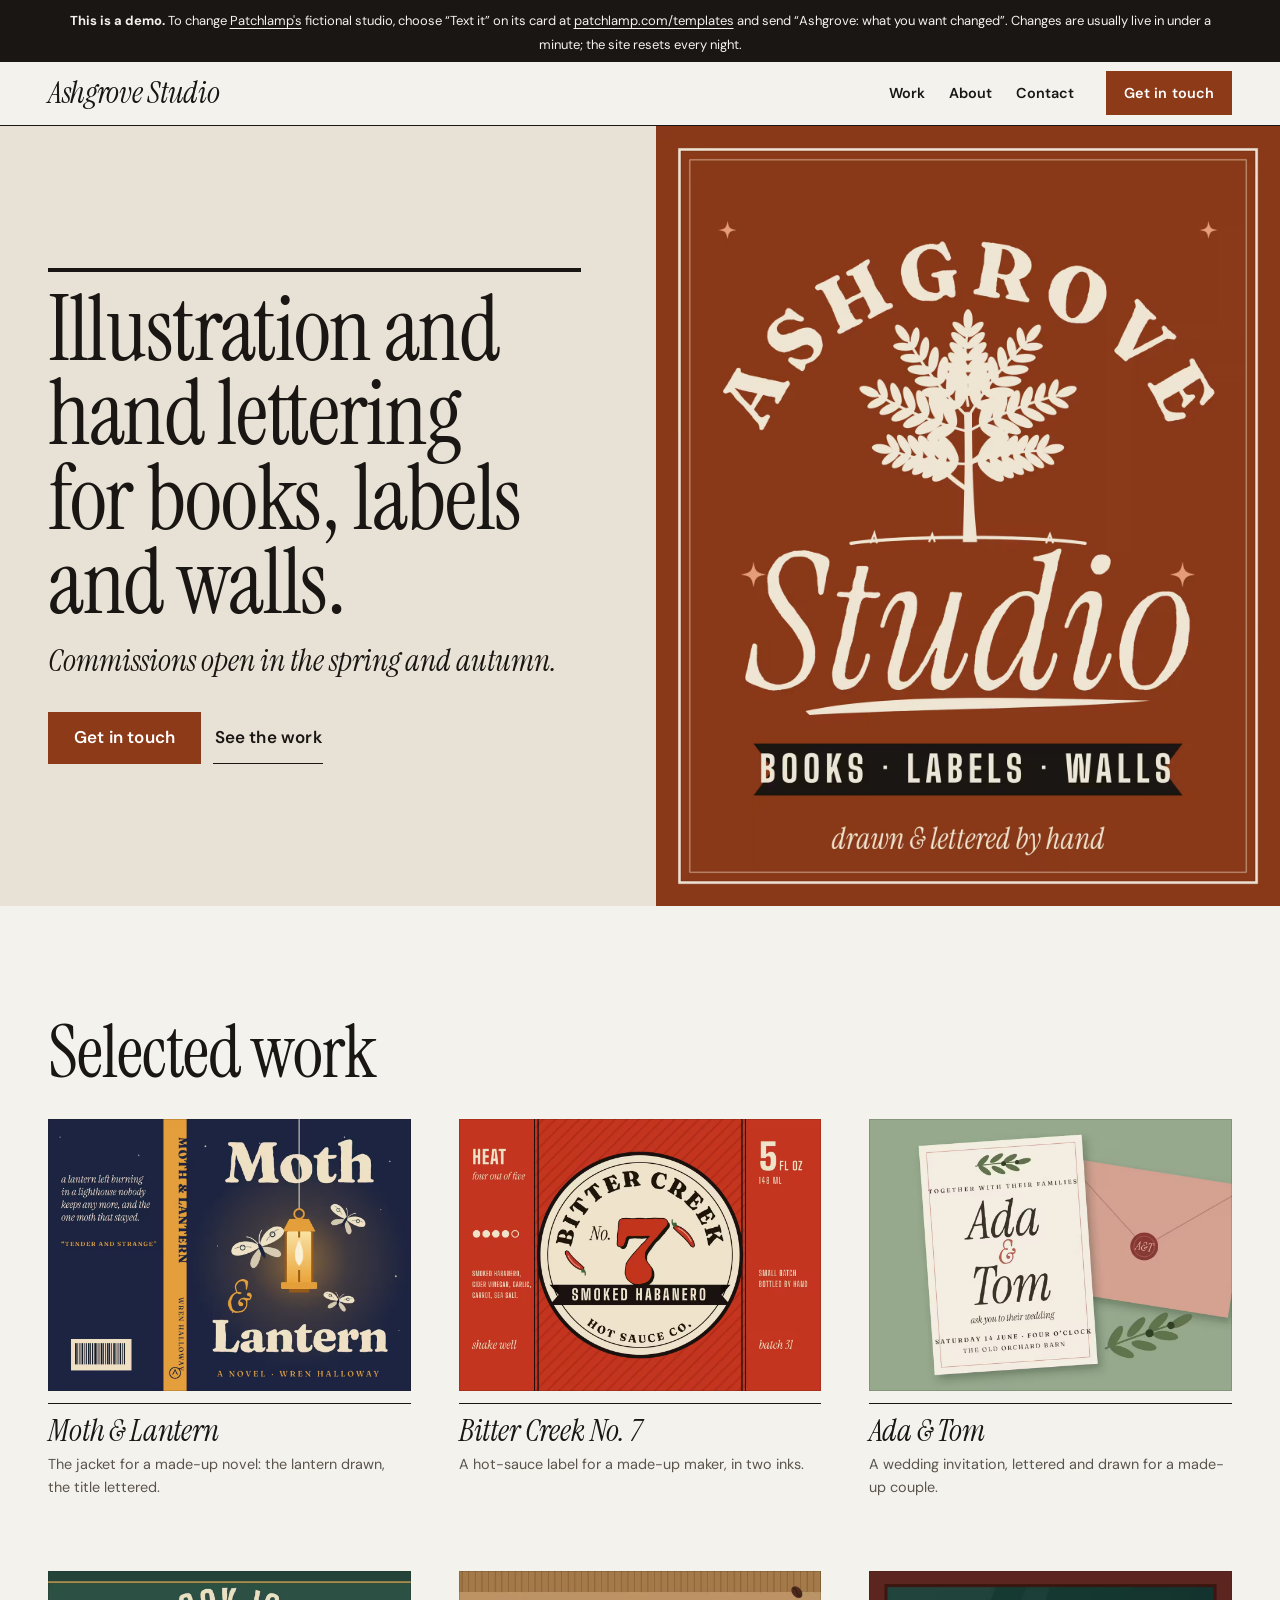
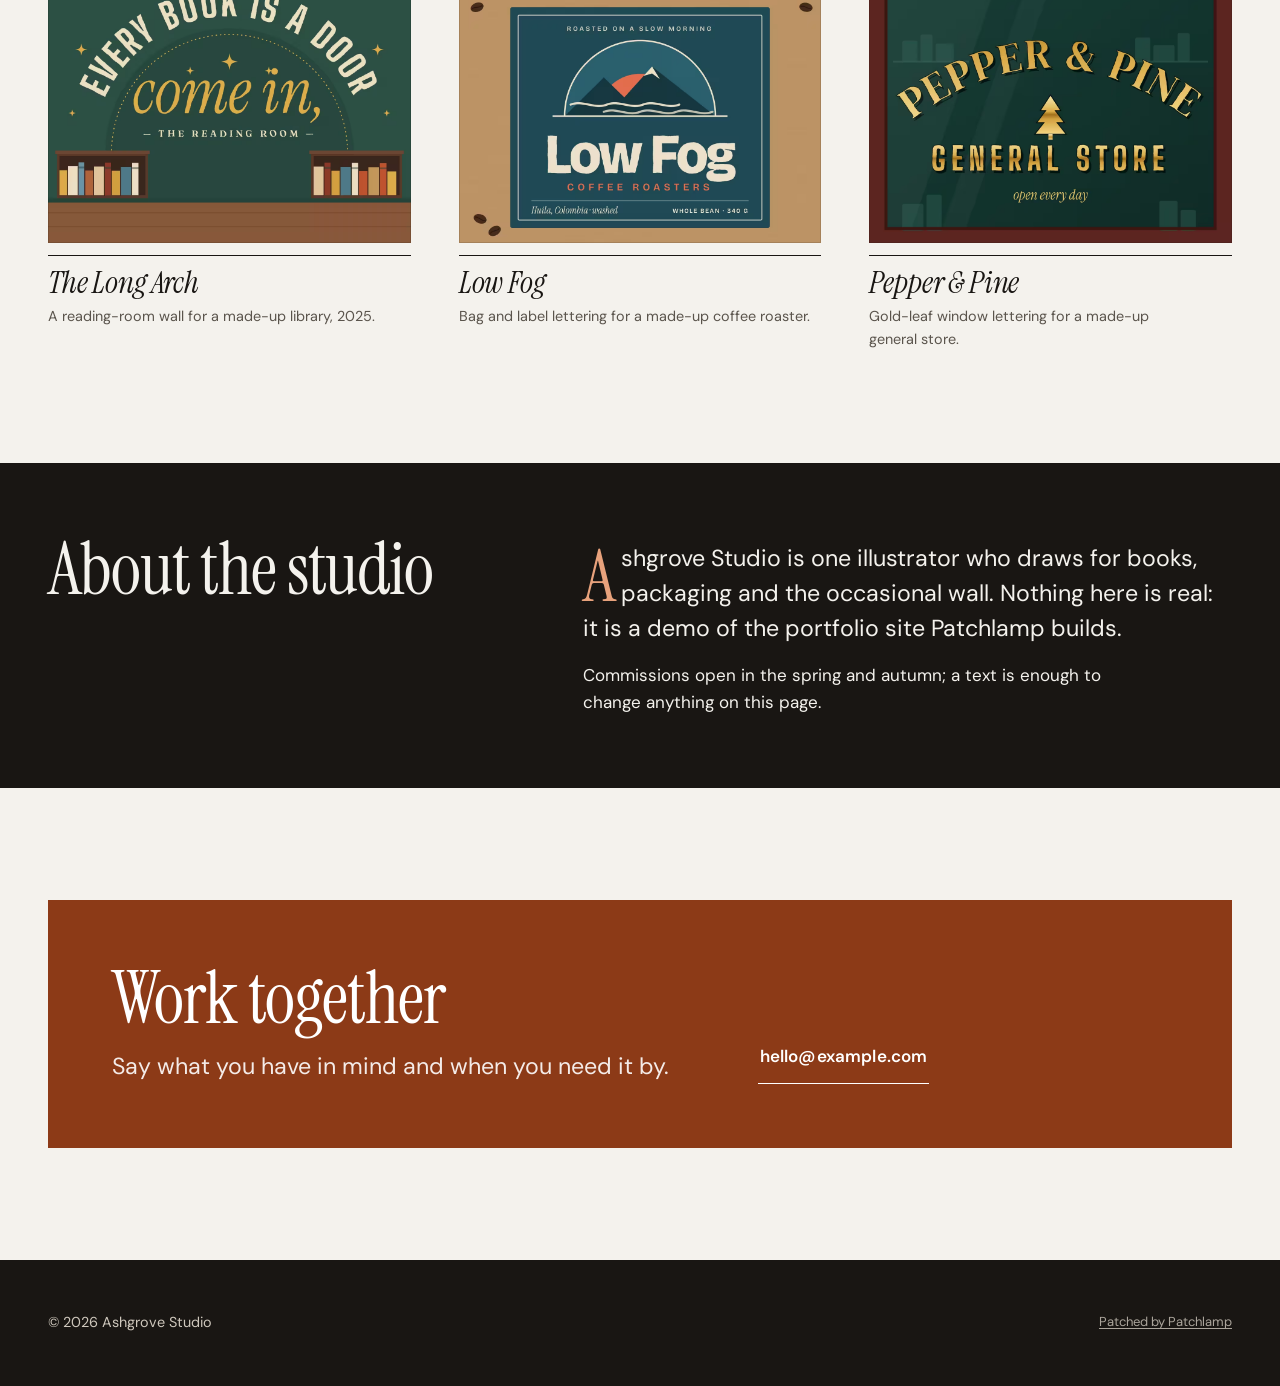
<file: index.html>
<!DOCTYPE html>
<html lang="en">
<head>
  <meta charset="utf-8">
  <meta name="viewport" content="width=device-width, initial-scale=1">
  <title>Ashgrove Studio — Patchlamp's portfolio demo</title>
  <meta name="description" content="Ashgrove Studio is Patchlamp's demo portfolio: illustration and lettering, changed by text. Not a real studio.">
  <meta name="robots" content="noindex">
  <!-- The pages are rendered from site.json by `site render` (lib/sitegen.py): change site.json, never this file. -->
  <link rel="stylesheet" href="css/style.css">
  <link rel="stylesheet" href="css/look.css">
  <link rel="stylesheet" href="css/custom.css">
  <script src="js/motion.js" defer></script>
</head>
<body class="page-home">
  <p class="demo-bar">
    <strong>This is a demo.</strong> To change <a href="https://patchlamp.com/">Patchlamp's</a>
    fictional studio, choose “Text it” on its card at
    <a href="https://patchlamp.com/templates">patchlamp.com/templates</a> and send “Ashgrove: what you want changed”.
    Changes are usually live in under a minute; the site resets every night.
  </p>

  <header class="site-header">
    <a class="wordmark" href="index.html">Ashgrove Studio</a>
    <nav class="site-nav" aria-label="Site">
      <a href="index.html#work">Work</a>
      <a href="index.html#about">About</a>
      <a href="index.html#contact">Contact</a>
    </nav>
    <a class="header-cta" href="#contact"><span class="cta-full">Get in touch</span><span class="cta-short">Contact</span></a>
  </header>

  <main id="top">
    <section class="hero-block hero--split has-image" id="hero">
      <figure class="hero-media">
        <picture><source type="image/avif" srcset="images/own-hero-1-800.avif 800w, images/own-hero-1-1600.avif 1600w" sizes="100vw"><source type="image/webp" srcset="images/own-hero-1-800.webp 800w, images/own-hero-1-1600.webp 1600w" sizes="100vw"><img src="images/own-hero-1-1600.jpg" srcset="images/own-hero-1-800.jpg 800w, images/own-hero-1-1600.jpg 1600w" sizes="100vw" width="1600" height="2000" alt="The studio&#x27;s own lettered mark on rust: ASHGROVE arched over a drawn ash tree, Studio in a cream script, and a black ribbon reading books, labels, walls" loading="eager" fetchpriority="high" decoding="async"></picture>
      </figure>
      <div class="hero-copy">
        <h1 class="hero-heading">Illustration and hand lettering for books, labels and walls.</h1>
        <p class="hero-sub">Commissions open in the spring and autumn.</p>
        <div class="hero-actions">
          <a class="btn btn-primary" href="#contact">Get in touch</a>
          <a class="btn btn-secondary" href="#work">See the work</a>
        </div>
      </div>
    </section>
    <section class="section work work--grid" id="work">
      <div class="section-inner">
        <div class="section-head">
          <h2>Selected work</h2>
        </div>
        <ol class="work-list">
          <li class="work-item" data-reveal>
            <figure class="work-media">
              <picture><source type="image/avif" srcset="images/work-1-600.avif 600w, images/work-1-1200.avif 1200w" sizes="(min-width: 900px) 50vw, 100vw"><source type="image/webp" srcset="images/work-1-600.webp 600w, images/work-1-1200.webp 1200w" sizes="(min-width: 900px) 50vw, 100vw"><img src="images/work-1-1200.jpg" srcset="images/work-1-600.jpg 600w, images/work-1-1200.jpg 1200w" sizes="(min-width: 900px) 50vw, 100vw" width="1200" height="900" alt="A book jacket, laid flat: a lantern glowing on deep blue with moths around it, the title Moth &amp; Lantern lettered in cream" loading="lazy" decoding="async"></picture>
            </figure>
            <h3>Moth &amp; Lantern</h3>
            <p>The jacket for a made-up novel: the lantern drawn, the title lettered.</p>
          </li>
          <li class="work-item" data-reveal>
            <figure class="work-media">
              <picture><source type="image/avif" srcset="images/work-3-600.avif 600w, images/work-3-1200.avif 1200w" sizes="(min-width: 900px) 50vw, 100vw"><source type="image/webp" srcset="images/work-3-600.webp 600w, images/work-3-1200.webp 1200w" sizes="(min-width: 900px) 50vw, 100vw"><img src="images/work-3-1200.jpg" srcset="images/work-3-600.jpg 600w, images/work-3-1200.jpg 1200w" sizes="(min-width: 900px) 50vw, 100vw" width="1200" height="900" alt="A hot-sauce label on tomato red: a cream roundel lettered BITTER CREEK around a big red No. 7, two drawn chillies and a black SMOKED HABANERO ribbon" loading="lazy" decoding="async"></picture>
            </figure>
            <h3>Bitter Creek No. 7</h3>
            <p>A hot-sauce label for a made-up maker, in two inks.</p>
          </li>
          <li class="work-item" data-reveal>
            <figure class="work-media">
              <picture><source type="image/avif" srcset="images/work-5-600.avif 600w, images/work-5-1200.avif 1200w" sizes="(min-width: 900px) 50vw, 100vw"><source type="image/webp" srcset="images/work-5-600.webp 600w, images/work-5-1200.webp 1200w" sizes="(min-width: 900px) 50vw, 100vw"><img src="images/work-5-1200.jpg" srcset="images/work-5-600.jpg 600w, images/work-5-1200.jpg 1200w" sizes="(min-width: 900px) 50vw, 100vw" width="1200" height="900" alt="A cream wedding invitation lettered Ada and Tom in a flowing italic, an olive sprig above, lying on sage linen beside a dusty-rose envelope with a wax seal" loading="lazy" decoding="async"></picture>
            </figure>
            <h3>Ada &amp; Tom</h3>
            <p>A wedding invitation, lettered and drawn for a made-up couple.</p>
          </li>
          <li class="work-item" data-reveal>
            <figure class="work-media">
              <picture><source type="image/avif" srcset="images/work-2-600.avif 600w, images/work-2-1200.avif 1200w" sizes="(min-width: 900px) 50vw, 100vw"><source type="image/webp" srcset="images/work-2-600.webp 600w, images/work-2-1200.webp 1200w" sizes="(min-width: 900px) 50vw, 100vw"><img src="images/work-2-1200.jpg" srcset="images/work-2-600.jpg 600w, images/work-2-1200.jpg 1200w" sizes="(min-width: 900px) 50vw, 100vw" width="1200" height="900" alt="A deep green library wall lettered by hand: EVERY BOOK IS A DOOR arched in cream over a gold come in, low bookshelves beneath" loading="lazy" decoding="async"></picture>
            </figure>
            <h3>The Long Arch</h3>
            <p>A reading-room wall for a made-up library, 2025.</p>
          </li>
          <li class="work-item" data-reveal>
            <figure class="work-media">
              <picture><source type="image/avif" srcset="images/work-4-600.avif 600w, images/work-4-1200.avif 1200w" sizes="(min-width: 900px) 50vw, 100vw"><source type="image/webp" srcset="images/work-4-600.webp 600w, images/work-4-1200.webp 1200w" sizes="(min-width: 900px) 50vw, 100vw"><img src="images/work-4-1200.jpg" srcset="images/work-4-600.jpg 600w, images/work-4-1200.jpg 1200w" sizes="(min-width: 900px) 50vw, 100vw" width="1200" height="900" alt="A kraft coffee bag with a teal label: a coral sun behind a dark peak and drifting fog, the words Low Fog lettered in cream" loading="lazy" decoding="async"></picture>
            </figure>
            <h3>Low Fog</h3>
            <p>Bag and label lettering for a made-up coffee roaster.</p>
          </li>
          <li class="work-item" data-reveal>
            <figure class="work-media">
              <picture><source type="image/avif" srcset="images/work-6-600.avif 600w, images/work-6-1200.avif 1200w" sizes="(min-width: 900px) 50vw, 100vw"><source type="image/webp" srcset="images/work-6-600.webp 600w, images/work-6-1200.webp 1200w" sizes="(min-width: 900px) 50vw, 100vw"><img src="images/work-6-1200.jpg" srcset="images/work-6-600.jpg 600w, images/work-6-1200.jpg 1200w" sizes="(min-width: 900px) 50vw, 100vw" width="1200" height="900" alt="Gold-leaf lettering on a dark green shop window: PEPPER &amp; PINE arched over a small gold pine tree, GENERAL STORE beneath, inside a red painted frame" loading="lazy" decoding="async"></picture>
            </figure>
            <h3>Pepper &amp; Pine</h3>
            <p>Gold-leaf window lettering for a made-up general store.</p>
          </li>
        </ol>
      </div>
    </section>
    <section class="section about about--band band" id="about">
      <div class="section-inner">
        <div class="about-grid">
          <div class="about-copy">
            <div class="about-head">
              <h2>About the studio</h2>
            </div>
            <div class="about-body">
              <p class="lede">Ashgrove Studio is one illustrator who draws for books, packaging and the occasional wall. Nothing here is real: it is a demo of the portfolio site Patchlamp builds.</p>
              <p class="">Commissions open in the spring and autumn; a text is enough to change anything on this page.</p>
            </div>
          </div>
        </div>
      </div>
    </section>
    <section class="section contact contact--card" id="contact">
      <div class="section-inner">
        <div class="contact-card" data-reveal>
          <div class="section-head">
            <h2>Work together</h2>
            <p class="lede">Say what you have in mind and when you need it by.</p>
          </div>
          <div class="action-row">
            <a class="btn btn-secondary" data-mail href="mailto:hello@example.com">hello@example.com</a>
          </div>
        </div>
      </div>
    </section>

  </main>

  <footer class="site-footer">
    <p class="copyright">&copy; 2026 Ashgrove Studio</p>
    <p class="patchlamp-badge"><a href="https://patchlamp.com/for/creatives?from=badge" rel="noopener">Patched by Patchlamp</a></p>
    <script src="https://patchlamp.com/s/site-chat.js" data-site="demo-portfolio" crossorigin="anonymous" defer></script>
    <script src="https://patchlamp.com/hit.js" data-site="demo-portfolio" crossorigin="anonymous" defer></script>
  </footer>
</body>
</html>
</file>
<file: css/style.css>
/* ==========================================================================
   base.css: the stylesheet every rendered site shares (B255, plans/83).
   Rendered as css/style.css. It has three readers:
   1. every page of a rendered site, followed by css/look.css (a look's
      tokens and its short list of rules) and css/custom.css when a site has one;
   2. the Functions pages (/admin, estimates, invoices, signing, /book/manage),
      which load this file and read the tokens marked "Functions" below, so
      those names stay, whatever else changes;
   3. the section variants in _sections/: their layouts live here, so any
      look can wear any variant.
   How the file works: components read tokens and never a literal colour or
   font; a look changes tokens and owns a few rules; a dark or coloured ground
   (.band, the dark heroes, the accent cards) re-sets --ink, --ink-dim and
   --accent-text for what sits inside it, so the components need no dark copy.
   Nothing is ever at opacity 0. Motion is opt-in: js/motion.js sets
   html.motion only under prefers-reduced-motion: no-preference, and a reveal
   starts from a visible state, so a still frame (a screenshot, a link
   preview, the judge) always reads whole. templates/sites/DESIGN.md is the
   standard this file serves.
   ========================================================================== */

:root {
  /* --- Colour roles ------------------------------------------------------ */
  --bg: #f7f8f8;              /* page ground */
  --bg-raised: #ffffff;       /* cards, inputs (Functions) */
  --bg-alt: #edf1f2;          /* the alternate section ground */
  --bg-line: #d3dce0;         /* hairlines, input borders (Functions) */
  --ink: #15212a;             /* body text (Functions) */
  --ink-dim: #4f5f68;         /* secondary text, at least 4.5:1 on --bg (Functions) */
  --accent: #1d6f8c;          /* fills: buttons, the checked slot, focus (Functions) */
  --accent-strong: #155468;   /* hover on a fill */
  --accent-dim: var(--accent-strong);  /* the B64 name for the hover colour */
  --accent-ink: #ffffff;      /* text on --accent */
  --accent-text: var(--accent);        /* the accent as small text on --bg; a look with a loud accent darkens it */
  --link-hover: var(--accent-strong);
  --focus: var(--accent);
  --band: #10293a;            /* the one dark ground */
  --band-ink: #f1f6f8;
  --band-dim: #b4c7d0;
  --band-accent: #86d0e6;
  --hero-ground: var(--band); /* the hero's ground for split and typographic */
  --hero-ink: var(--band-ink);
  --hero-dim: var(--band-dim);
  --hero-accent: var(--band-accent);
  --hero-scrim: var(--band);  /* what a photo darkens to under text */
  --proof-bg: var(--bg-alt);
  --proof-ink: var(--ink);
  --proof-mark: var(--accent);
  --footer-bg: var(--ink);
  --footer-ink: color-mix(in srgb, var(--bg) 82%, var(--ink));
  --sorry-bg: #fbe9e7;
  --sorry-ink: #7a1f12;
  --photo-filter: none;       /* the look's grade, until img treat grades the files themselves */
  --texture: none;            /* a band's texture: a background-image the look sets */

  /* --- Type ------------------------------------------------------------- */
  --font-display: Georgia, "Times New Roman", serif;                    /* Functions */
  --font-text: system-ui, -apple-system, "Segoe UI", Helvetica, Arial, sans-serif;
  --font-body: var(--font-text);       /* the B64 name; the Functions pages read it */
  --font-kicker: var(--font-text);
  --font-button: var(--font-text);
  --display-weight: 400;      /* the hero heading */
  --heading-weight: var(--display-weight);
  --display-tracking: -0.02em;
  --display-leading: 1.02;
  --display-case: none;
  --kicker-case: uppercase;
  --kicker-tracking: 0.14em;
  --kicker-weight: 600;
  --kicker-size: var(--step--2);
  --button-weight: 650;
  --button-case: none;
  --button-tracking: 0;
  --text-size: 1.0625rem;
  --text-leading: 1.65;
  /* The scale. Every font-size in this file and in a look is one of these, so
     the design gate can check sizes against it. --step-0 is body text. */
  --step--2: 0.8125rem;
  --step--1: clamp(0.84rem, 0.82rem + 0.1vw, 0.9rem);
  --step-0: var(--text-size);
  --step-1: clamp(1.2rem, 1.1rem + 0.45vw, 1.45rem);
  --step-2: clamp(1.45rem, 1.25rem + 0.9vw, 1.95rem);
  --step-3: clamp(2rem, 1.5rem + 2.2vw, 3.25rem);
  --step-4: clamp(2.4rem, 1.7rem + 3.2vw, 4.25rem);
  --step-5: clamp(2.75rem, 1.6rem + 5vw, 6rem);       /* the hero: 44px on a phone, 96px wide */
  --step-6: clamp(3.25rem, 1.4rem + 8vw, 8.5rem);     /* the typographic hero, which has no photo to carry it */
  --measure: 34em;            /* Functions */

  /* --- Space ------------------------------------------------------------ */
  --space: 1rem;              /* Functions */
  --space-half: 0.5rem;
  --space-2: 2rem;
  --space-3: 3rem;
  --space-4: 4.5rem;
  --space-5: clamp(4rem, 3rem + 5vw, 8rem);
  --space-lg: 2.5rem;         /* the B64 name; the Functions pages read it */
  --space-xl: var(--space-5);
  --section-pad: var(--space-5);
  --page-pad: clamp(1rem, 4vw, 3rem);   /* Functions */
  --content: 74rem;
  --wide: var(--content);

  /* --- Shape, depth ----------------------------------------------------- */
  --radius: 6px;              /* inputs, tiles */
  --radius-card: 10px;
  --radius-btn: 6px;
  --radius-media: 6px;
  --rule-strong: 1px solid var(--ink);
  --shadow-1: 0 1px 2px rgb(15 30 40 / 0.06), 0 2px 8px rgb(15 30 40 / 0.05);
  --shadow-2: 0 2px 6px rgb(15 30 40 / 0.06), 0 18px 40px -12px rgb(15 30 40 / 0.22);
  --shadow: var(--shadow-2);  /* the B64 name */

  /* --- Motion (read only under html.motion and no-preference) ----------- */
  --dur-1: 160ms;             /* hover, press */
  --dur-2: 420ms;             /* a state change */
  --dur-3: 900ms;             /* a reveal */
  --dur-moment: 1600ms;       /* a look's one hero moment */
  --ease: cubic-bezier(0.2, 0.7, 0.2, 1);
  --ease-in-out: cubic-bezier(0.65, 0, 0.35, 1);
  --lift: -3px;
  --reveal-from: 0.55;        /* never 0: a still frame must read whole */
  --reveal-shift: 10px;
  --reveal-stagger: 70ms;
}

/* --- Base ------------------------------------------------------------------ */
*, *::before, *::after { box-sizing: border-box; }
* { margin: 0; padding: 0; }
html { -webkit-text-size-adjust: 100%; text-size-adjust: 100%; scroll-padding-top: 5.5rem; }
body {
  background: var(--bg); color: var(--ink);
  font-family: var(--font-text); font-size: var(--step-0); line-height: var(--text-leading);
  -webkit-font-smoothing: antialiased; text-rendering: optimizeLegibility; font-kerning: normal;
  font-synthesis: weight;   /* never a browser-slanted italic or scaled small caps: a look that wants one ships the face */
  overflow-x: clip;
}
img, svg, video { display: block; max-width: 100%; height: auto; }
picture { display: contents; }
h1, h2, h3, h4 {
  font-family: var(--font-display); font-weight: var(--heading-weight);
  letter-spacing: var(--display-tracking); line-height: 1.1; text-transform: var(--display-case);
  text-wrap: balance;
}
h1, h2 { font-size: var(--step-4); line-height: var(--display-leading); }
h3 { font-size: var(--step-1); line-height: 1.2; letter-spacing: -0.005em; }
p { max-width: var(--measure); text-wrap: pretty; }
a { color: var(--accent-text); text-underline-offset: 0.2em; text-decoration-thickness: 1px; }
a:hover { color: var(--link-hover); text-decoration-thickness: 2px; }
.muted { color: var(--ink-dim); }
.visually-hidden { position: absolute; width: 1px; height: 1px; overflow: hidden; clip-path: inset(50%); white-space: nowrap; }
:focus-visible { outline: 3px solid var(--focus); outline-offset: 3px; border-radius: 2px; }
::selection { background: var(--accent); color: var(--accent-ink); }

/* Grounds that change the ink: everything inside reads these instead, the surfaces (--bg, --bg-raised,
   --bg-alt) as well as the text, so a form card, a tile or an input inside a band is a lifted tone of the
   band with light text, never a light card with light text. */
.band, .hero--full-dark {
  background-color: var(--band); background-image: var(--texture); color: var(--band-ink);
  --ink: var(--band-ink); --ink-dim: var(--band-dim); --accent-text: var(--band-accent);
  --link-hover: var(--band-ink); --focus: var(--band-accent);
  --bg: color-mix(in srgb, var(--band-ink) 6%, var(--band));
  --bg-alt: var(--bg);
  --bg-raised: color-mix(in srgb, var(--band-ink) 11%, var(--band));
  --bg-line: color-mix(in srgb, var(--band-ink) 24%, transparent);
  --rule-strong: 1px solid color-mix(in srgb, var(--band-ink) 45%, transparent);
}
.hero--split, .hero--typographic {
  background-color: var(--hero-ground); color: var(--hero-ink);
  --ink: var(--hero-ink); --ink-dim: var(--hero-dim); --accent-text: var(--hero-accent);
  --link-hover: var(--hero-ink); --focus: var(--hero-accent);
  --bg: color-mix(in srgb, var(--hero-ink) 6%, var(--hero-ground));
  --bg-alt: var(--bg);
  --bg-raised: color-mix(in srgb, var(--hero-ink) 11%, var(--hero-ground));
  --bg-line: color-mix(in srgb, var(--hero-ink) 24%, transparent);
}
.contact-card, .cta--band, .donate--band {
  background: var(--accent); color: var(--accent-ink);
  /* 90% and a 10% lift: at 82% and 14% the dim text failed AA on its own raised tile in three looks (B256) */
  --ink: var(--accent-ink); --ink-dim: color-mix(in srgb, var(--accent-ink) 90%, var(--accent));
  --accent-text: var(--accent-ink); --link-hover: var(--accent-ink); --focus: var(--accent-ink);
  --bg: color-mix(in srgb, var(--accent-ink) 8%, var(--accent));
  --bg-alt: var(--bg);
  --bg-raised: color-mix(in srgb, var(--accent-ink) 10%, var(--accent));
  --bg-line: color-mix(in srgb, var(--accent-ink) 30%, transparent);
}

/* --- The demo and preview bar ------------------------------------------- */
.demo-bar {
  max-width: none; margin: 0; padding: 0.45rem var(--page-pad);
  background: var(--ink); color: var(--bg); font-size: var(--step--2); line-height: 1.45; text-align: center;
}
.demo-bar a { color: inherit; display: inline-block; padding-block: 0.3rem; }

/* --- Header: the name, the sections, the one way to reach them ------------ */
.site-header {
  position: sticky; top: 0; z-index: 20;
  display: flex; align-items: center; gap: var(--space) var(--space-2);
  padding: 0.6rem var(--page-pad);
  background: color-mix(in srgb, var(--bg) 93%, transparent); color: var(--ink);
  -webkit-backdrop-filter: saturate(1.4) blur(10px); backdrop-filter: saturate(1.4) blur(10px);
  border-bottom: 1px solid color-mix(in srgb, var(--bg-line) 70%, transparent);
}
.wordmark {
  display: inline-flex; align-items: center; gap: 0.45rem; margin-right: auto; min-height: 44px; min-width: 0;
  font-family: var(--font-display); font-size: var(--step-1); font-weight: var(--heading-weight);
  letter-spacing: -0.01em; line-height: 1.05; text-transform: var(--display-case);
  color: inherit; text-decoration: none;
}
.wordmark:hover { color: inherit; text-decoration: none; }
.wordmark-sub { color: var(--accent-text); }
.site-nav { display: flex; gap: 0.25rem 1.5rem; }
.site-nav a {
  display: inline-flex; align-items: center; min-height: 44px;
  color: inherit; text-decoration: none; font-size: var(--step--1); font-weight: 600;
}
.site-nav a:hover, .site-nav a[aria-current="page"] { color: var(--accent-text); }
.header-cta {
  display: inline-flex; align-items: center; flex: none; min-height: 44px; padding: 0.5rem 1.1rem;
  background: var(--accent); color: var(--accent-ink); border-radius: var(--radius-btn);
  font-family: var(--font-button); font-size: var(--step--1); font-weight: var(--button-weight);
  letter-spacing: var(--button-tracking); text-transform: var(--button-case); text-decoration: none; white-space: nowrap;
}
.header-cta:hover { background: var(--accent-strong); color: var(--accent-ink); text-decoration: none; }
.header-cta .cta-short { display: none; }
@media (max-width: 56em) { .site-nav { display: none; } }   /* one scroll on a phone; the call button stays */
@media (max-width: 30em) {
  .site-header { gap: var(--space); }
  .header-cta .cta-full { display: none; }
  .header-cta .cta-short { display: inline; }
}

/* --- Buttons (.button: the B64 class the pasted collection blocks use) ---- */
.btn, .button {
  display: inline-flex; align-items: center; justify-content: center; gap: 0.5rem;
  min-height: 3.25rem; padding: 0.7rem 1.5rem;
  font-family: var(--font-button); font-size: var(--step-0); font-weight: var(--button-weight); line-height: 1.15;
  letter-spacing: var(--button-tracking); text-transform: var(--button-case); text-align: center; text-decoration: none;
  cursor: pointer; border: 2px solid transparent; border-radius: var(--radius-btn);
}
.btn-primary, .button { background: var(--accent); color: var(--accent-ink); }
.btn-primary:hover, .button:hover { background: var(--accent-strong); color: var(--accent-ink); text-decoration: none; }
.btn-secondary { background: transparent; color: inherit; border-color: color-mix(in srgb, currentColor 55%, transparent); }
.btn-secondary:hover { color: inherit; border-color: currentColor; background: color-mix(in srgb, currentColor 8%, transparent); text-decoration: none; }
.action-row { display: flex; flex-wrap: wrap; align-items: center; gap: 0.75rem; }
@media (max-width: 30em) { .btn, .button { padding-inline: 1.15rem; } }

/* --- Pictures and their labels (a stock or AI picture says so) ----------- */
figure { position: relative; margin: 0; }
figure img { filter: var(--photo-filter); }
.img-label {
  position: absolute; top: 0.6rem; right: 0.6rem; z-index: 2; max-width: calc(100% - 1.2rem);
  padding: 0.2rem 0.55rem; border-radius: 3px; background: rgb(0 0 0 / 0.64); color: #fff;
  font: 500 var(--step--2)/1.35 var(--font-text); letter-spacing: 0.01em; text-transform: none; pointer-events: none;
}

/* --- Hero: shared parts ------------------------------------------------- */
.hero-block { position: relative; isolation: isolate; }
.hero-media { position: relative; margin: 0; overflow: hidden; background-color: var(--band); }
.hero-media img { width: 100%; height: 100%; object-fit: cover; }
.hero-field { background-image: var(--texture); }   /* the colour field a hero shows when there is no photo */
.hero-copy { position: relative; z-index: 1; }
.hero-kicker {
  font: var(--kicker-weight) var(--kicker-size)/1.3 var(--font-kicker);
  text-transform: var(--kicker-case); letter-spacing: var(--kicker-tracking);
  color: var(--accent-text); margin-bottom: var(--space);
}
.hero-heading {
  font-size: var(--step-5); line-height: var(--display-leading); font-weight: var(--display-weight);
  max-width: 13ch; margin-bottom: var(--space);
}
.hero-heading em { font-style: normal; color: var(--accent-text); }
.hero-sub { font-size: var(--step-1); line-height: 1.45; max-width: 30em; color: var(--ink-dim); }
.hero-actions { display: flex; flex-wrap: wrap; gap: 0.75rem; margin-top: var(--space-2); }
.hero-actions:empty { display: none; }
.hero-note { margin-top: var(--space); font-size: var(--step--1); font-weight: 600; color: var(--ink-dim); }
.hero-phone { margin-top: var(--space); }   /* a step under the buttons, so the number reads as its own way in */
.hero-phone a {
  display: inline-block; padding-block: 0.3rem; color: inherit; text-decoration: none;
  font: var(--heading-weight) var(--step-2)/1.1 var(--font-display); letter-spacing: var(--display-tracking);
}

/* hero--band-card: a photo band, the words on a card over its lower edge */
.hero--band-card { background: var(--bg); color: var(--ink); padding-bottom: var(--space-3); }
.hero--band-card .hero-media { height: clamp(12rem, 44vw, 34rem); }
.hero--band-card .hero-copy {
  margin: calc(-1 * clamp(3rem, 9vw, 11rem)) var(--page-pad) 0; max-width: 46rem;
  padding: clamp(1.5rem, 4vw, 3.5rem);
  background: var(--bg-raised); border-radius: var(--radius-card); box-shadow: var(--shadow-2);
}
@media (min-width: 60em) {
  /* wide, the photo runs the hero's full height and the card sits on its lower left, overhanging its foot, so the
     band beside the card is picture rather than an empty strip of page (the B257 judge, ten previews, and B256's
     Apron Strings: "the right half beside the hero card is empty") */
  .hero--band-card { display: grid; padding-bottom: var(--space-4); }
  .hero--band-card > .hero-media, .hero--band-card > .hero-copy { grid-area: 1 / 1; }
  .hero--band-card .hero-media { height: clamp(24rem, 38vw, 32rem); }
  .hero--band-card .hero-copy { align-self: end; width: calc(100% - 2 * var(--page-pad));
    margin: 0 0 calc(-1 * var(--space-3)) max(var(--page-pad), calc((100vw - var(--content)) / 2)); }
  /* the card is a frame of its own: its heading a step under the full-bleed heroes', so the action stays on the
     first desktop screen */
  .hero--band-card .hero-heading { font-size: var(--step-4); max-width: 16ch; }
}

/* hero--split: the words on the hero ground, the photo beside them (under them on a phone) */
.hero--split { display: grid; }
.hero--split .hero-media { order: 2; height: clamp(14rem, 60vw, 24rem); }
.hero--split .hero-copy { padding: var(--space-3) var(--page-pad); }
.hero--split .hero-field { display: none; }
@media (min-width: 56em) {
  .hero--split.has-image { grid-template-columns: minmax(0, 1.05fr) minmax(0, 1fr); min-height: min(86svh, 44rem); }
  .hero--split .hero-media { height: auto; }
  .hero--split .hero-copy {
    align-self: center; width: 100%; max-width: calc(var(--content) + 2 * var(--page-pad)); margin-inline: auto;
    padding: var(--space-4) var(--page-pad);
  }
  .hero--split.has-image .hero-copy { padding-right: var(--space-3); padding-left: max(var(--page-pad), calc((100vw - var(--content)) / 2)); }
}

/* hero--full-dark: the photo full bleed, the words low on a scrim of the band colour */
.hero--full-dark { display: grid; min-height: 30rem; }
@media (min-width: 48em) { .hero--full-dark { min-height: min(92svh, 56rem); } }
.hero--full-dark > .hero-media, .hero--full-dark > .hero-copy { grid-area: 1 / 1; }
/* The scrim is what makes words over any photo readable: behind the heading it is at least about 70% of the
   band colour, which keeps white text above 4.5:1 even over white sky (the design gate samples it). On a phone
   the words fill the hero, so the scrim is one wash: light at the top so the scene shows, about 70% from the
   kicker down through the H1 (5.6:1 on the Juniper pool, 6.1:1 on clear-water's sky, 2026-10-23), and 85% at the
   foot; at 48-95% it read as a dark colour field (the judge, wick-7). Wider, it darkens the left and the bottom. */
.hero--full-dark .hero-media::after {
  content: ""; position: absolute; inset: 0;
  background: linear-gradient(180deg, color-mix(in srgb, var(--hero-scrim) 25%, transparent) 0%,
    color-mix(in srgb, var(--hero-scrim) 70%, transparent) 25%,
    color-mix(in srgb, var(--hero-scrim) 72%, transparent) 60%,
    color-mix(in srgb, var(--hero-scrim) 85%, transparent) 100%);
}
@media (min-width: 48em) {
  .hero--full-dark .hero-media::after {
    background:
      linear-gradient(180deg, transparent 12%, color-mix(in srgb, var(--hero-scrim) 45%, transparent) 45%, color-mix(in srgb, var(--hero-scrim) 94%, transparent) 100%),
      linear-gradient(90deg, color-mix(in srgb, var(--hero-scrim) 82%, transparent), color-mix(in srgb, var(--hero-scrim) 62%, transparent) 42%, transparent 74%);
  }
}
.hero--full-dark .hero-copy {
  align-self: end; width: 100%; max-width: calc(var(--content) + 2 * var(--page-pad)); margin-inline: auto;
  padding: clamp(5rem, 14vw, 8rem) var(--page-pad) clamp(2rem, 6vw, 5.5rem);
}
.hero--full-dark .hero-field::after { content: none; }   /* no photo: the field is the ground, no scrim */
.hero--full-dark .hero-sub { color: color-mix(in srgb, var(--band-ink) 92%, transparent); }
.hero--full-dark .hero-media .img-label { top: 0.8rem; right: var(--page-pad); }

/* hero--typographic: no photo; the heading at the largest step on a colour field */
.hero--typographic { background-image: var(--texture); }
.hero--typographic .hero-copy {
  display: grid; gap: var(--space-2); max-width: calc(var(--content) + 2 * var(--page-pad)); margin-inline: auto;
  padding: clamp(3.5rem, 10vw, 9rem) var(--page-pad) clamp(3rem, 7vw, 6rem);
}
.hero--typographic .hero-kicker { margin: 0; }
.hero--typographic .hero-heading { font-size: var(--step-6); max-width: 14ch; margin: 0; }
.hero--typographic .hero-aside .hero-actions { margin-top: var(--space); }
.hero--typographic .hero-note { margin: 0; padding-top: var(--space); border-top: 1px solid color-mix(in srgb, currentColor 30%, transparent); }
/* Wide, the line and the buttons sit under the heading on its left edge (the eye goes down, not across to a lower
   corner: the B257 judge, ten previews), and the hours note and the phone take the right column beside them. */
@media (min-width: 60em) {
  .hero--typographic .hero-copy { grid-template-columns: minmax(0, 7fr) minmax(0, 5fr); column-gap: var(--space-4); }
  .hero--typographic .hero-kicker, .hero--typographic .hero-heading { grid-column: 1 / -1; }
  .hero--typographic .hero-aside { grid-column: 1; grid-row: 3 / span 2; }
  .hero--typographic .hero-note, .hero--typographic .hero-phone { grid-column: 2; grid-row: 3; align-self: end; }
  .hero--typographic .hero-note + .hero-phone { grid-row: 4; align-self: start; }
}

/* --- Proof: the line under the hero (rating, area, hours) ---------------- */
.proof-list { list-style: none; }
.proof-list li { display: flex; align-items: center; gap: 0.6rem; min-height: 2rem; }
.proof-list a { color: inherit; display: inline-block; padding-block: 0.35rem; }
/* proof--strip: a band of its own colour */
.proof--strip { background: var(--proof-bg); color: var(--proof-ink); }
.proof--strip .proof-list {
  max-width: calc(var(--content) + 2 * var(--page-pad)); margin: 0 auto; padding: 1rem var(--page-pad);
  display: grid; grid-template-columns: repeat(auto-fit, minmax(min(100%, 9.5rem), 1fr)); gap: 0.35rem var(--space-2);
  font-size: var(--step--1); font-weight: 600; line-height: 1.3;
}
.proof--strip li::before { content: ""; flex: none; width: 0.5rem; height: 0.5rem; border-radius: 50%; background: var(--proof-mark); }
@media (max-width: 29.99em) { .proof--strip .proof-list { grid-template-columns: 1fr; } }   /* a phone: one a line, never two and one stranded (the B256 judge) */
@media (min-width: 48em) { .proof--strip .proof-list { grid-template-columns: repeat(auto-fit, minmax(12rem, 1fr)); font-size: var(--step-0); } }
/* proof--inline: one typeset line between rules, on the page ground */
.proof--inline { padding: 0 var(--page-pad); }
.proof--inline .proof-list {
  max-width: var(--content); margin: 0 auto; padding: 0.9rem 0;
  display: flex; flex-wrap: wrap; gap: 0.25rem 1.6rem;
  border-top: var(--rule-strong); border-bottom: 1px solid var(--bg-line); font-size: var(--step-0);
}
.proof--inline li::before { content: var(--proof-glyph, "•"); color: var(--proof-mark); }

/* --- Sections ------------------------------------------------------------ */
.section { padding: var(--section-pad) var(--page-pad); }
.section.alt { background: var(--bg-alt); }
.section-inner { max-width: var(--content); margin: 0 auto; }
.section-head { max-width: 44rem; margin-bottom: var(--space-3); }
.section-head h2 { margin-bottom: var(--space); }
.kicker {
  font: var(--kicker-weight) var(--kicker-size)/1.3 var(--font-kicker);
  text-transform: var(--kicker-case); letter-spacing: var(--kicker-tracking);
  color: var(--accent-text); margin-bottom: var(--space);
}
.lede { font-size: var(--step-1); line-height: 1.5; color: var(--ink-dim); max-width: 30em; }
.section-media { margin: var(--space-2) 0 0; }
.section-media img, .about-media img { width: 100%; aspect-ratio: 3 / 2; object-fit: cover; border-radius: var(--radius-media); }
/* A preview's note on how a section was written (the services' "from the category on their Google listing"): under
   the list, small and quiet, because the first thing a customer reads in the section is the services, not how the
   page was made (the B257 judge, ten previews). */
.preview-caveat {
  margin-top: var(--space-2); padding: 0.1rem 0 0.1rem 0.75rem; border-left: 2px solid var(--bg-line);
  color: var(--ink-dim); font-size: var(--step--2); max-width: 40em;
}

/* --- Services ----------------------------------------------------------- */
.service-list { list-style: none; display: grid; gap: var(--space-2) var(--space-3); }
.service-n {
  font: var(--display-weight) var(--step-3)/0.9 var(--font-display); letter-spacing: -0.03em;
  color: var(--accent-text); font-variant-numeric: lining-nums tabular-nums;
}
.service-list h3 { margin-bottom: 0.35rem; }
.service-list p { color: var(--ink-dim); }
/* services--numerals: an editorial list beside a head that stays in view */
.services--numerals .section-inner { display: grid; gap: var(--space-3); }
.services--numerals .section-head { margin: 0; }
.services--numerals .service-list li { display: grid; grid-template-columns: auto 1fr; column-gap: 1.25rem; align-content: start; }
.services--numerals .service-n { grid-row: span 2; min-width: 2.2ch; }
.services--numerals .service-list h3 { margin-top: 0.2rem; }
@media (min-width: 40em) { .services--numerals .service-list { grid-template-columns: 1fr 1fr; } }
@media (min-width: 60em) {
  .services--numerals .preview-caveat { grid-column: 2; }
  .services--numerals .section-inner { grid-template-columns: 5fr 7fr; align-items: start; column-gap: var(--space-4); }
  .services--numerals .section-head { position: sticky; top: 6rem; }
  .services--numerals .service-list { padding-top: var(--space-half); }
}
/* services--blocks: solid blocks of colour, tiled, the number inside */
.services--blocks .service-list { gap: 4px; grid-template-columns: repeat(auto-fit, minmax(min(100%, 15rem), 1fr)); }
.services--blocks .service-list li { background: var(--bg-raised); padding: 1.5rem 1.5rem 1.75rem; }
.services--blocks.alt .service-list li { background: var(--bg); }
.services--blocks .service-n { display: block; margin-bottom: 0.9rem; }
.services--blocks .section-media img, .services--ruled .section-media img { aspect-ratio: 3 / 1; }
/* services--ruled: an index, a rule above each row, no boxes */
.services--ruled .service-list { gap: 0; }
.services--ruled .service-list li {
  display: grid; grid-template-columns: 3.25rem minmax(0, 1fr); column-gap: var(--space);
  padding: 1.1rem 0 1.5rem; border-top: var(--rule-strong);
}
.services--ruled .service-list li:last-child { border-bottom: 1px solid var(--bg-line); }
.services--ruled .service-n { grid-row: span 2; font-size: var(--step-2); }
@media (min-width: 48em) {
  .services--ruled .service-list li { grid-template-columns: 5rem minmax(0, 1fr) minmax(0, 1.35fr); align-items: baseline; padding: 1.5rem 0; }
  .services--ruled .service-n { grid-row: auto; }
  .services--ruled .service-list h3 { font-size: var(--step-2); margin: 0; }
}

/* --- Area: the towns, as a typeset list ---------------------------------- */
.area--list .section-inner { display: grid; gap: var(--space-2); }
.area--list .section-head { margin: 0; }
.place-list { list-style: none; columns: 2 9rem; column-gap: var(--space-2); }
.place-list li {
  break-inside: avoid; padding: 0.55rem 0; border-bottom: 1px solid var(--bg-line);
  font: var(--heading-weight) var(--step-1)/1.2 var(--font-display); text-transform: var(--display-case);
}
@media (min-width: 60em) {
  .area--list .section-inner { grid-template-columns: 5fr 7fr; column-gap: var(--space-4); align-items: start; }
  .place-list { columns: 3 9rem; }
}

/* --- About -------------------------------------------------------------- */
.about-grid { display: grid; gap: var(--space-3); align-items: center; }
.about-head h2 { margin-bottom: var(--space); }
.about-body p + p { margin-top: var(--space); }
.about-body .lede { color: var(--ink); }
.about-media { margin: 0; }
@media (min-width: 60em) {
  .about-grid.has-image { grid-template-columns: 6fr 5fr; gap: var(--space-4); }
  /* no picture: the heading on the left, the words on the right, so a short about isn't one sentence across an
     empty width (the B257 judge, ten previews) */
  .about-grid:not(.has-image) .about-copy { display: grid; grid-template-columns: 5fr 7fr; column-gap: var(--space-4); align-items: start; }
  .about-grid:not(.has-image) .about-head h2 { margin-bottom: 0; }
  .about-grid:not(.has-image) .about-body { padding-top: 0.4rem; }
}
.about--band .about-media img { box-shadow: 0 30px 60px -24px rgb(0 0 0 / 0.5); }
/* a band with no picture is short: its words, not a tall field of colour */
.about--band:has(.about-grid:not(.has-image)) { padding-block: var(--space-4); }

/* --- Gallery ------------------------------------------------------------ */
.gallery-grid { list-style: none; display: grid; gap: 0.75rem; grid-template-columns: repeat(2, minmax(0, 1fr)); }
.gallery-grid li { position: relative; }
.gallery-grid img { width: 100%; height: 100%; aspect-ratio: 4 / 5; object-fit: cover; border-radius: var(--radius-media); }
/* gallery--grid fills every row whatever the count: on a phone an odd last picture goes full width;
   wider, three columns, the first of 3, 6, 9 … leads two by two, and a leftover one or two widen */
.gallery--grid .gallery-grid li:last-child:nth-child(odd) { grid-column: 1 / -1; }
.gallery--grid .gallery-grid li:last-child:nth-child(odd) img { aspect-ratio: 8 / 5; }
@media (min-width: 48em) {
  .gallery--grid .gallery-grid { grid-template-columns: repeat(3, minmax(0, 1fr)); }
  .gallery--grid .gallery-grid li:last-child:nth-child(odd) { grid-column: auto; }
  .gallery--grid .gallery-grid li:last-child:nth-child(odd) img { aspect-ratio: 4 / 5; }
  .gallery--grid .gallery-grid li:first-child:nth-last-child(3n) { grid-column: span 2; grid-row: span 2; }
  .gallery--grid .gallery-grid li:first-child:nth-last-child(3n) figure { position: absolute; inset: 0; }
  .gallery--grid .gallery-grid li:first-child:nth-last-child(3n) img { aspect-ratio: auto; }
  .gallery--grid .gallery-grid li:last-child:nth-child(3n+1) { grid-column: 1 / -1; }
  .gallery--grid .gallery-grid li:last-child:nth-child(3n+1) img { aspect-ratio: 21 / 9; }
  .gallery--grid .gallery-grid li:last-child:nth-child(3n+2) { grid-column: span 2; }
  .gallery--grid .gallery-grid li:last-child:nth-child(3n+2) img { aspect-ratio: 8 / 5; }
}
/* gallery--strip: one row that scrolls sideways, each picture snapping into place */
.gallery-strip {
  display: flex; overflow-x: auto; overscroll-behavior-x: contain; scroll-snap-type: x mandatory;
  margin-inline: calc(-1 * var(--page-pad)); padding: 0 var(--page-pad) 0.75rem; scroll-padding-inline: var(--page-pad);
  scrollbar-width: thin; scrollbar-color: var(--bg-line) transparent;
}
.gallery-strip li { flex: 0 0 min(78vw, 24rem); scroll-snap-align: start; }
.gallery-caption { margin-top: 0.5rem; font-size: var(--step--1); color: var(--ink-dim); }   /* an image's own caption, when site.json gives one */
@media (min-width: 48em) {
  .gallery--grid .gallery-grid li:first-child:nth-last-child(3n) figure { display: flex; flex-direction: column; }
  .gallery--grid .gallery-grid li:first-child:nth-last-child(3n) picture { display: block; flex: 1; min-height: 0; }
}
.gallery-more { margin-top: var(--space-2); }
.gallery-more a { display: inline-block; padding: 0.4rem 0; font-weight: 600; }
.gallery-empty { color: var(--ink-dim); }

/* --- Forms ---------------------------------------------------------------- */
.form-grid { display: grid; gap: var(--space-2); align-items: start; }
.form-grid .section-head { margin: 0; }
@media (min-width: 60em) {
  .form-grid { grid-template-columns: 5fr 7fr; gap: var(--space-4); }
  .form-grid .section-head { position: sticky; top: 6rem; }
  /* a short form sits level with its heading and keeps its fields on one row, so neither column is left with an
     empty half (the booking calendar is tall, and keeps its heading in view instead) */
  :is(.quote--card, .signup--card) .form-grid { align-items: center; }
  :is(.quote--card, .signup--card) .form-grid .section-head { position: static; }
  :is(.quote--card, .signup--card) .field-row { grid-template-columns: repeat(3, minmax(0, 1fr)); }
  :is(.quote--card, .signup--card) .field-row label:last-child:nth-child(odd) { grid-column: auto; }
}
.form-card {
  position: relative; background: var(--bg-raised); color: var(--ink);
  border-radius: var(--radius-card); box-shadow: var(--shadow-2); padding: clamp(1.25rem, 3vw, 2.25rem);
}
.site-form { position: relative; display: grid; gap: 1rem; min-width: 0; }
.form-fields { border: 0; display: grid; gap: 1rem; min-width: 0; }
/* A preview's form is shown switched off: the fields go quiet and the note says why, but the button keeps its own
   colour, so it reads as the page's action rather than as broken (the B257 judge, ten previews). */
.form-fields[disabled] :is(label, .booking-slots, .field-row) { opacity: 0.62; }
.form-fields[disabled] .btn { cursor: not-allowed; }
.site-form label { display: grid; gap: 0.35rem; font-size: var(--step--1); font-weight: 600; }
.field-row { display: grid; gap: 1rem; }
@media (min-width: 40em) {
  .field-row { grid-template-columns: 1fr 1fr; }
  .field-row label:last-child:nth-child(odd) { grid-column: 1 / -1; }
}
.site-form input:not([type=radio]):not([type=checkbox]), .site-form textarea, .site-form select {
  width: 100%; min-height: 48px; padding: 0.7rem 0.85rem;
  font: 400 var(--step-0)/1.4 var(--font-text); color: var(--ink);
  background: var(--bg); border: 1px solid var(--bg-line); border-radius: var(--radius);
}
.site-form textarea { resize: vertical; }
.site-form input:not([type=radio]):not([type=checkbox]):focus-visible, .site-form :is(textarea, select):focus-visible {
  outline-offset: 0; border-color: var(--accent);
}
.site-form .btn, .site-form .button { justify-self: start; }
.form-off-note {
  padding: 0.75rem 1rem; border: 1px dashed var(--ink-dim); border-radius: var(--radius);
  background: var(--bg); font-size: var(--step--1); font-weight: 600;
}
.form-thanks, .form-sorry { padding: 0.8rem 1rem; border-radius: var(--radius); font-weight: 600; }
.form-thanks { background: color-mix(in srgb, var(--accent) 12%, var(--bg-raised)); }
.form-sorry { background: var(--sorry-bg); color: var(--sorry-ink); }
.contact-lines { list-style: none; display: grid; gap: 0.2rem; margin-top: var(--space); }
.contact-lines a { display: inline-block; padding-block: 0.3rem; font-weight: 600; }
.form-grid .section-media img { aspect-ratio: 4 / 3; }
@media (max-width: 59.99em) { .quote .section-media { display: none; } }   /* on a phone the form matters more */

/* --- Booking: one radio group named slot ---------------------------------- */
.booking-slots { border: 0; display: grid; gap: 0.9rem; min-width: 0; }
.booking-slots legend {
  padding: 0; margin-bottom: 0.75rem;
  font: var(--heading-weight) var(--step-2)/1.15 var(--font-display); letter-spacing: var(--display-tracking); text-transform: var(--display-case);
}
[data-slots] { display: grid; gap: 0.9rem; min-width: 0; }
.booking-slot { cursor: pointer; }
/* the "next available" strip */
.slots-next { display: grid; grid-template-columns: repeat(2, minmax(0, 1fr)); gap: 0.6rem; }
@media (min-width: 40em) { .slots-next { grid-template-columns: repeat(4, minmax(0, 1fr)); } }
.slots-next-label { grid-column: 1 / -1; font-size: var(--step--1); font-weight: 600; color: var(--ink-dim); }
.site-form .slot-tile {
  position: relative; display: grid; gap: 0.1rem; align-content: start; min-height: 5.25rem;
  padding: 0.8rem 0.85rem; font-size: var(--step-0); font-weight: 400;
  background: var(--bg); border: 2px solid var(--bg-line); border-radius: var(--radius);
}
/* the radio is the whole tile: unpainted (no box, no border, never opacity 0), it is the tap target and stays
   in the form and the accessibility tree; the tile shows its checked and focus states */
.slot-tile input { position: absolute; inset: 0; z-index: 1; width: 100%; height: 100%; margin: 0;
  -webkit-appearance: none; appearance: none; background: transparent; border: 0; border-radius: inherit; cursor: pointer; }
.slot-tile input:focus-visible { outline: none; }
.slot-day { font-size: var(--step--1); font-weight: 600; color: var(--ink-dim); }
.slot-time { font: var(--heading-weight) var(--step-1)/1.15 var(--font-display); letter-spacing: -0.01em; text-transform: var(--display-case); white-space: nowrap; }
.slot-note { font-size: var(--step--2); font-weight: 600; color: var(--accent-text); }
.slot-tile:has(input:checked) { border-color: var(--accent); background: color-mix(in srgb, var(--accent) 10%, var(--bg-raised)); }
.slot-tile:has(input:focus-visible) { outline: 3px solid var(--focus); outline-offset: 2px; }
.slots-waiting .slot-tile { min-height: 5.25rem; border: 2px dashed var(--bg-line); border-radius: var(--radius); background: color-mix(in srgb, var(--bg-line) 35%, var(--bg)); }
/* the rest, by day, behind "More times" */
.slots-more { border-top: 1px solid var(--bg-line); padding-top: 0.6rem; }
.slots-more summary { display: flex; align-items: center; gap: 0.35rem; min-height: 44px; cursor: pointer; font-weight: 600; color: var(--accent-text); }
.slots-count { color: var(--ink-dim); font-weight: 400; }
.booking-day { display: flex; flex-wrap: wrap; align-items: center; gap: 0.5rem; margin-top: 0.75rem; }
.booking-date { flex-basis: 100%; font-size: var(--step--1); font-weight: 600; color: var(--ink-dim); }
.site-form .booking-day .booking-slot {
  display: inline-flex; align-items: center; gap: 0.45rem; min-height: 44px; padding: 0.4rem 0.85rem;
  font-size: var(--step-0); font-weight: 400;
  background: var(--bg-raised); border: 1px solid var(--bg-line); border-radius: var(--radius);
}
.booking-day .booking-slot input { width: 1.5rem; height: 1.5rem; margin: 0; accent-color: var(--accent); }   /* 24px: a thumb's minimum */
.booking-day .booking-slot:has(input:checked) { border-color: var(--accent); background: color-mix(in srgb, var(--accent) 10%, var(--bg-raised)); }
/* booking--full: every time by day in columns, the fields beside them */
.booking--full [data-slots] { grid-template-columns: repeat(auto-fill, minmax(min(100%, 11rem), 1fr)); gap: var(--space) var(--space-2); }
.booking--full [data-slots] > p { grid-column: 1 / -1; }
.booking--full .booking-day { flex-direction: column; align-items: stretch; margin: 0; }
.booking--full .booking-date { flex-basis: auto; padding-bottom: 0.35rem; border-bottom: var(--rule-strong); }
@media (min-width: 60em) {
  .booking--full .booking-form > .form-fields { grid-template-columns: minmax(0, 7fr) minmax(0, 5fr); column-gap: var(--space-3); align-items: start; }
  .booking--full .booking-slots { grid-row: span 3; }
  .booking--full .field-row { grid-template-columns: 1fr; }
}

/* --- Quote ---------------------------------------------------------------- */
/* quote--plain (and signup--plain): no card; the form straight on the ground under a rule, beside its heading wide
   (a form across the whole width left its notice stranded at the left: the B257 judge) */
:is(.quote--plain, .signup--plain) .site-form { padding-top: var(--space-2); border-top: var(--rule-strong); }
@media (min-width: 48em) {
  :is(.quote--plain, .signup--plain) .field-row { grid-template-columns: repeat(3, minmax(0, 1fr)); }
  :is(.quote--plain, .signup--plain) .field-row label:last-child:nth-child(odd) { grid-column: auto; }
}
@media (min-width: 60em) {
  :is(.quote--plain, .signup--plain) .section-inner { display: grid; grid-template-columns: 5fr 7fr; column-gap: var(--space-4); align-items: start; }
  :is(.quote--plain, .signup--plain) .section-head { margin: 0; }
  :is(.quote--plain, .signup--plain) .section-media { margin-top: var(--space-2); }
}

/* --- Contact -------------------------------------------------------------- */
.contact-card { display: grid; gap: var(--space-2); padding: clamp(1.75rem, 5vw, 4rem); border-radius: var(--radius-card); }
.contact-card .section-head { margin: 0; }
.contact-card .btn-primary, .cta--band .btn-primary { background: var(--accent-ink); color: var(--accent); }
.contact-card .btn-primary:hover, .cta--band .btn-primary:hover { background: color-mix(in srgb, var(--accent-ink) 88%, var(--accent)); color: var(--accent); }
@media (min-width: 60em) { .contact-card { grid-template-columns: 7fr 5fr; align-items: end; column-gap: var(--space-4); } }
.contact--plain .section-head { margin-bottom: var(--space-2); }

/* --- Details: hours, where, contact ---------------------------------------- */
.details-grid { display: grid; gap: var(--space-2); }
.details-grid h3, .details-label {
  margin-bottom: 0.6rem; font: var(--kicker-weight) var(--kicker-size)/1.3 var(--font-kicker);
  text-transform: var(--kicker-case); letter-spacing: var(--kicker-tracking); color: var(--accent-text);
}
.details-grid ul { list-style: none; }
.details-grid li + li { margin-top: 0.2rem; }
.details-grid a { display: inline-block; padding-block: 0.3rem; }
.hours li { max-width: 24rem; padding-bottom: 0.3rem; border-bottom: 1px dotted var(--bg-line); }
@media (min-width: 48em) { .details--columns .details-grid { grid-template-columns: 1.3fr 1fr 1fr; gap: var(--space-3); } }
/* details--table: the hours set large, the rest beside them */
.details--table h2 { margin-bottom: var(--space-2); }
.hours-table li {
  max-width: none; padding: 0.55rem 0; border-bottom: var(--rule-strong);
  font: var(--heading-weight) var(--step-2)/1.2 var(--font-display); text-transform: var(--display-case);
}
.hours-table li + li { margin-top: 0; }
.details-side p { font-size: var(--step-1); }
.details-side .details-label:not(:first-child) { margin-top: var(--space-2); }
@media (min-width: 56em) { .details--table .details-grid { grid-template-columns: 7fr 5fr; gap: var(--space-4); align-items: start; } }   /* start: a long hours list left the side column floating low (the B256 store) */

/* --- The call to action band ---------------------------------------------- */
.cta--band { padding: var(--space-4) var(--page-pad); }
.cta--band .section-inner { display: grid; gap: var(--space); }
.cta--band h2 { max-width: 16ch; }
.cta--band .kicker, .cta--band h2 { margin: 0; }
.cta--band .action-row { margin-top: var(--space); }
.cta-phone {
  display: inline-block; padding-block: 0.3rem; color: inherit; text-decoration: none;
  font: var(--heading-weight) var(--step-2)/1.1 var(--font-display); letter-spacing: var(--display-tracking);
}
@media (min-width: 60em) {
  .cta--band .section-inner { grid-template-columns: 7fr 5fr; column-gap: var(--space-4); align-items: end; }
  .cta--band .section-inner > :not(.action-row) { grid-column: 1; }
  .cta--band .action-row { grid-column: 2; grid-row: 1 / span 3; justify-content: flex-end; margin: 0; }
}

/* --- Work: the portfolio's pieces (a proof slot: only the owner's own pictures; without them, set in type) --- */
.work-list { list-style: none; display: grid; gap: var(--space-3) var(--space-2); }
.work-item h3 { margin-top: 0.9rem; }
.work-item p { color: var(--ink-dim); margin-top: 0.3rem; }
.work-media img { width: 100%; aspect-ratio: 4 / 3; object-fit: cover; border-radius: var(--radius-media); background: var(--bg-alt); }
/* work--grid: the pieces side by side, a caption under each */
@media (min-width: 40em) { .work--grid .work-list { grid-template-columns: repeat(2, minmax(0, 1fr)); } }
@media (min-width: 64em) { .work--grid .work-list { grid-template-columns: repeat(3, minmax(0, 1fr)); } }
/* work--index: one piece a row, large, its number and title set beside it; the rows alternate sides */
.work--index .work-list { gap: var(--space-4); }
.work--index .work-item { display: grid; gap: var(--space); }
.work--index .work-caption { display: grid; gap: 0.35rem; align-content: end; }
.work--index .work-n { font: var(--display-weight) var(--step-2)/1 var(--font-display); color: var(--accent-text); font-variant-numeric: lining-nums tabular-nums; }
.work--index .work-item h3 { margin: 0; font-size: var(--step-3); line-height: var(--display-leading); }
@media (min-width: 48em) {
  .work--index .work-item { grid-template-columns: minmax(0, 7fr) minmax(0, 5fr); column-gap: var(--space-3); align-items: end; }
  .work--index .work-item:nth-child(even) .work-media { order: 2; }
}
/* work--typographic: no pictures of their own yet; an index of the pieces, a rule above each */
.work--typographic .work-list { gap: 0; }
.work--typographic .work-item { display: grid; grid-template-columns: 3rem minmax(0, 1fr); column-gap: var(--space); padding: 1.1rem 0 1.4rem; border-top: var(--rule-strong); }
.work--typographic .work-item:last-child { border-bottom: 1px solid var(--bg-line); }
.work--typographic .work-n { grid-row: span 2; font: var(--display-weight) var(--step-1)/1.2 var(--font-display); color: var(--accent-text); }
.work--typographic .work-item h3 { margin: 0; font-size: var(--step-2); }
.work--typographic .work-item p { grid-column: 2; }
@media (min-width: 48em) {
  .work--typographic .work-item { grid-template-columns: 5rem minmax(0, 1.2fr) minmax(0, 1fr); align-items: baseline; }
  .work--typographic .work-n { grid-row: auto; }
  .work--typographic .work-item p { grid-column: 3; margin: 0; }
}

/* --- Menu and shop: a few of the products on the home page, the rest on menu.html / shop.html ---------------- */
.catalog-strip { list-style: none; display: grid; gap: 0 var(--space-3); }
.catalog-item { padding: 0.9rem 0 1.1rem; border-top: 1px solid var(--bg-line); }
.catalog-cat {
  margin-bottom: 0.3rem; font: var(--kicker-weight) var(--kicker-size)/1.3 var(--font-kicker);
  text-transform: var(--kicker-case); letter-spacing: var(--kicker-tracking); color: var(--accent-text);
}
.shop-name { display: flex; gap: 0.75rem; justify-content: space-between; align-items: baseline; font-weight: 600; max-width: none; }
.price { font-variant-numeric: lining-nums tabular-nums; white-space: nowrap; }
.catalog-item .muted, .shop-text .muted { font-size: var(--step--1); margin-top: 0.2rem; }
.catalog-more { margin-top: var(--space-2); }
.shop-out { color: var(--ink-dim); font-size: var(--step--1); white-space: nowrap; }
.is-sold-out .shop-name { color: var(--ink-dim); }
/* menu--board: the dark band as a menu board, each dish joined to its price by a dotted leader */
.menu--board .shop-name { font: var(--heading-weight) var(--step-1)/1.2 var(--font-display); text-transform: var(--display-case); }
.menu--board .shop-name > span:first-child { display: flex; flex: 1; align-items: baseline; gap: 0.5rem; min-width: 0; }
.menu--board .shop-name > span:first-child::after { content: ""; flex: 1; min-width: 1.5rem; border-bottom: 2px dotted var(--bg-line); }
.menu--board .catalog-item { border-top-color: transparent; }
@media (min-width: 56em) {
  .menu--board .section-inner { display: grid; grid-template-columns: minmax(0, 4fr) minmax(0, 8fr); column-gap: var(--space-4); align-items: start; }
  .menu--board .section-head { margin: 0; }
  .menu--board .catalog-strip { grid-template-columns: 1fr 1fr; }
  .menu--board .catalog-more { grid-column: 2; }
}
/* menu--list (and shop--list): ruled on the page ground, the name and price set large */
:is(.menu--list, .shop--list) .shop-name { font: var(--heading-weight) var(--step-2)/1.15 var(--font-display); text-transform: var(--display-case); }
:is(.menu--list, .shop--list) .price { font-family: var(--font-text); font-size: var(--step-1); color: var(--accent-text); }
@media (min-width: 48em) { :is(.menu--list, .shop--list) .catalog-strip { grid-template-columns: 1fr 1fr; } }
/* shop--shelf: the products in a row of solid tiles, the price under the name */
.shop--shelf .catalog-strip { grid-template-columns: repeat(auto-fit, minmax(min(100%, 13rem), 1fr)); gap: 4px; }
.shop--shelf .catalog-item { display: grid; align-content: start; gap: 0.35rem; padding: 1.25rem 1.25rem 1.5rem; border: 0; background: var(--bg-raised); }
.shop--shelf.alt .catalog-item { background: var(--bg); }
.shop--shelf .shop-name { flex-direction: column; gap: 0.3rem; font: var(--heading-weight) var(--step-1)/1.2 var(--font-display); text-transform: var(--display-case); }
.shop--shelf .price { font: 650 var(--step-0)/1.2 var(--font-text); color: var(--accent-text); }
/* the page with everything: the list by section, the basket and checkout beside it */
.page-title { font-size: var(--step-5); line-height: var(--display-leading); margin-bottom: var(--space); }
.catalog--page { padding-top: var(--space-4); }
.shop-grid { display: grid; gap: var(--space-3); align-items: start; }
@media (min-width: 60em) {
  .shop-grid { grid-template-columns: minmax(0, 7fr) minmax(0, 5fr); column-gap: var(--space-4); }
  .shop-checkout { position: sticky; top: 6rem; }
}
.shop-section { margin: var(--space-2) 0 0.4rem; font-size: var(--step-2); }
.shop-section:first-child { margin-top: 0; }
.shop-list { list-style: none; }
.shop-item { display: flex; gap: 1rem; align-items: center; justify-content: space-between; padding: 0.8rem 0; border-bottom: 1px solid var(--bg-line); }
.shop-text { flex: 1 1 auto; min-width: 0; }
.shop-qty { display: inline-flex; align-items: center; gap: 0.5rem; white-space: nowrap; }
.shop-qty button {
  width: 2.75rem; height: 2.75rem; font: 600 var(--step-1)/1 var(--font-text); color: var(--ink); cursor: pointer;
  background: var(--bg-raised); border: 1px solid var(--bg-line); border-radius: var(--radius);
}
.shop-qty span { min-width: 1.5rem; text-align: center; }
.shop-checkout h3 { margin-bottom: 0.25rem; }
.shop-checkout .btn[disabled] { cursor: not-allowed; opacity: 0.75; }
.shop-pay-note { font-size: var(--step--1); }
.open-now { font-weight: 650; margin-bottom: 0.35rem; }
.open-now.is-open { color: var(--accent-text); }
.hours-live ul { list-style: none; }
.details--table .hours-live li {
  padding: 0.55rem 0; border-bottom: var(--rule-strong);
  font: var(--heading-weight) var(--step-2)/1.2 var(--font-display); text-transform: var(--display-case);
}

/* --- Events: what's on, a rule above each ------------------------------------ */
.event-list { list-style: none; display: grid; }
.event-list li { display: grid; gap: 0.3rem; padding: 1.1rem 0 1.3rem; border-top: var(--rule-strong); }
.event-list li:last-child { border-bottom: 1px solid var(--bg-line); }
.event-list h3 { margin: 0; }
.event-when { font-size: var(--step--1); font-weight: 650; color: var(--accent-text); }
.event-text { color: var(--ink-dim); }
/* events--ruled: the when, the what and the line in three columns wide */
@media (min-width: 48em) {
  .events--ruled .event-list li { grid-template-columns: minmax(0, 4fr) minmax(0, 4fr) minmax(0, 5fr); column-gap: var(--space-2); align-items: baseline; }
  .events--ruled .event-list h3 { font-size: var(--step-2); }
}
/* events--agenda: the when set large, the head beside the list */
.events--agenda .event-when {
  font: var(--heading-weight) var(--step-2)/1.15 var(--font-display); letter-spacing: var(--display-tracking);
  text-transform: var(--display-case);
}
@media (min-width: 60em) {
  .events--agenda .section-inner { display: grid; grid-template-columns: minmax(0, 5fr) minmax(0, 7fr); column-gap: var(--space-4); align-items: start; }
  .events--agenda .section-head { position: sticky; top: 6rem; margin: 0; }
  .events--agenda .event-list { grid-template-columns: 1fr 1fr; column-gap: var(--space-2); }
  .events--agenda .event-list li:nth-last-child(2):nth-child(odd) { border-bottom: 1px solid var(--bg-line); }
}

/* --- Donate: the giving button (a link to their own giving page) ----------------- */
.donate--band { padding: var(--space-4) var(--page-pad); }
.donate--band .section-inner { display: grid; gap: var(--space); }
.donate--band h2 { max-width: 16ch; }
.donate--band .kicker, .donate--band h2 { margin: 0; }
.donate--band .action-row { margin-top: var(--space); }
.donate--band .btn-primary { background: var(--accent-ink); color: var(--accent); }
.donate--band .btn-primary:hover { background: color-mix(in srgb, var(--accent-ink) 88%, var(--accent)); color: var(--accent); }
@media (min-width: 60em) {
  .donate--band .section-inner { grid-template-columns: 7fr 5fr; column-gap: var(--space-4); align-items: end; }
  .donate--band .section-inner > :not(.action-row) { grid-column: 1; }
  .donate--band .action-row { grid-column: 2; grid-row: 1 / span 4; justify-content: flex-end; margin: 0; }
}
.donate-grid { display: grid; gap: var(--space); padding-top: var(--space-2); border-top: var(--rule-strong); }
.donate-grid .section-head { margin: 0; }
.donate-copy p + p { margin-top: var(--space); }
.donate-copy .action-row { margin-top: var(--space-2); }
@media (min-width: 60em) { .donate-grid { grid-template-columns: minmax(0, 5fr) minmax(0, 7fr); column-gap: var(--space-4); align-items: start; } }

/* --- The photos page's head ---------------------------------------------- */
.page-head { padding: var(--space-4) var(--page-pad) 0; }
.page-head h1 { font-size: var(--step-5); }
.page-head p { margin-top: 0.75rem; font-size: var(--step-1); color: var(--ink-dim); }

/* --- Footer ------------------------------------------------------------- */
.site-footer {
  display: flex; flex-wrap: wrap; align-items: center; justify-content: space-between; gap: var(--space) var(--space-2);
  padding: var(--space-3) var(--page-pad); background: var(--footer-bg); color: var(--footer-ink); font-size: var(--step--1);
}
.site-footer p { max-width: none; }
.site-footer a { display: inline-block; min-height: 24px; padding-block: 0.3rem; color: inherit; }
.copyright a { text-underline-offset: 2px; }
.preview-note { flex-basis: 100%; max-width: var(--measure); font-size: var(--step-0); font-weight: 600; }
.patchlamp-badge { font-size: var(--step--2); opacity: 0.8; }   /* quieter than the copyright (B60) */
.patchlamp-badge a { text-decoration-thickness: 1px; text-underline-offset: 2px; }

/* --- Hover and press: CSS answers an action, never a scroll ---------------- */
@media (prefers-reduced-motion: no-preference) {
  .btn, .button, .header-cta, .slot-tile, .booking-day .booking-slot {
    transition: transform var(--dur-1) var(--ease), background-color var(--dur-1) var(--ease),
                border-color var(--dur-1) var(--ease), box-shadow var(--dur-2) var(--ease), color var(--dur-1) var(--ease);
  }
  .btn:hover, .button:hover, .header-cta:hover { transform: translateY(var(--lift)); box-shadow: var(--shadow-1); }
  .btn:active, .button:active, .header-cta:active { transform: none; box-shadow: none; }
  .slot-tile:hover, .booking-day .booking-slot:hover { border-color: color-mix(in srgb, var(--accent) 55%, var(--bg-line)); }
  .slot-tile:hover { transform: translateY(-2px); }
  a { transition: color var(--dur-1) var(--ease), text-decoration-thickness var(--dur-1) var(--ease); }
}

/* --- Reveals: from a visible state to rest (the contract's numbers) --------
   motion.js adds html.motion, then .is-visible as each [data-reveal] enters,
   and everything after 1.2 s regardless. A look calms them by setting
   --reveal-from: 1 and --reveal-shift: 0 (motion "none"). */
@media (prefers-reduced-motion: no-preference) {
  html.motion [data-reveal] {
    opacity: var(--reveal-from); transform: translateY(var(--reveal-shift));
    transition: opacity var(--dur-3) var(--ease), transform var(--dur-3) var(--ease);
    transition-delay: calc(var(--i, 0) * var(--reveal-stagger));
  }
  html.motion [data-reveal].is-visible { opacity: 1; transform: none; }
  html.motion li[data-reveal]:nth-child(2) { --i: 1; }
  html.motion li[data-reveal]:nth-child(3) { --i: 2; }
  html.motion li[data-reveal]:nth-child(4) { --i: 3; }
  html.motion li[data-reveal]:nth-child(n+5) { --i: 4; }
  /* A look's one hero moment keys off body.is-ready (set once the fonts load);
     its starting state must read whole too. */

  /* Scroll-driven, where the browser has it: the header gains a shadow as the page moves. */
  @supports (animation-timeline: scroll()) {
    .site-header { animation: header-lift linear both; animation-timeline: scroll(); animation-range: 0 8rem; }
    @keyframes header-lift { to { box-shadow: var(--shadow-1); } }
  }
}
@media (prefers-reduced-motion: reduce) {
  *, *::before, *::after { animation-duration: 0.01ms !important; animation-iteration-count: 1 !important; transition-duration: 0.01ms !important; }
  ::view-transition-group(*), ::view-transition-old(*), ::view-transition-new(*) { animation: none !important; }
}
</file>
<file: css/look.css>
/* Instrument Serif — SIL OFL 1.1 (instrument-serif-OFL.txt), Fontsource's Latin subset, served by the site itself.
   The italic was added 2026-10-23 (B255) from Fontsource's latin-400-italic, so Heritage's italic is drawn, not slanted by the browser.
   The renderer prepends this file to css/look.css and copies the woff2 files to fonts/,
   so the url() is relative to css/. */
@font-face { font-family: "Instrument Serif"; font-style: normal; font-weight: 400; font-display: swap;
  src: url(../fonts/instrument-serif-latin-400-normal.woff2) format("woff2");
  unicode-range: U+0000-00FF, U+0131, U+0152-0153, U+02BB-02BC, U+02C6, U+02DA, U+02DC, U+0304, U+0308, U+0329, U+2000-206F, U+20AC, U+2122, U+2191, U+2193, U+2212, U+2215, U+FEFF, U+FFFD; }
@font-face { font-family: "Instrument Serif"; font-style: italic; font-weight: 400; font-display: swap;
  src: url(../fonts/instrument-serif-latin-400-italic.woff2) format("woff2");
  unicode-range: U+0000-00FF, U+0131, U+0152-0153, U+02BB-02BC, U+02C6, U+02DA, U+02DC, U+0304, U+0308, U+0329, U+2000-206F, U+20AC, U+2122, U+2191, U+2193, U+2212, U+2215, U+FEFF, U+FFFD; }

/* DM Sans — SIL OFL 1.1 (dm-sans-OFL.txt), Fontsource's Latin subset, served by the site itself.
   The renderer prepends this file to css/look.css and copies the woff2 files to fonts/,
   so the url() is relative to css/. */
@font-face { font-family: "DM Sans"; font-style: normal; font-weight: 100 1000; font-display: swap;
  src: url(../fonts/dm-sans-latin-wght-normal.woff2) format("woff2");
  unicode-range: U+0000-00FF, U+0131, U+0152-0153, U+02BB-02BC, U+02C6, U+02DA, U+02DC, U+0304, U+0308, U+0329, U+2000-206F, U+20AC, U+2122, U+2191, U+2193, U+2212, U+2215, U+FEFF, U+FFFD; }

/* Look: Editorial. An illustrator, a photographer, a writer: one person whose work is the point.
   One idea: a magazine page that steps back so the work leads. A quiet uncoated paper, black ink,
   one rust spot colour for the action, a serif set large with a real italic, square plates with
   nothing laid over them, and captions the way a magazine sets them: the title of a work in italic.
   Grown from B64's editorial (its rust, its DM Sans, its ink proof strip, rules instead of cards);
   its DM Serif Display gives way to Instrument Serif, which has the italic a caption needs.
   Not Heritage: no cream, no grain, no green, no double rules; a sans for reading, uppercase running
   heads on a hairline, one heavy rule over the headline, and the artist's colours left alone.
   Tokens first; the rules after them are this look's bounded set. */

:root {
  --bg: #f4f2ed;
  --bg-raised: #fbfaf7;
  --bg-alt: #e9e6df;
  --bg-line: #d3cec4;
  --ink: #191613;
  --ink-dim: #5a544c;
  --accent: #8c3a17;          /* rust, B64 editorial's: the one spot colour, kept for the action */
  --accent-strong: #6e2d11;
  --accent-ink: #ffffff;
  --accent-text: #8c3a17;
  --band: #191613;            /* the dark ground is the ink itself */
  --band-ink: #f4f2ed;
  --band-dim: #bab3a8;
  --band-accent: #e8a27c;
  /* the hero sits on a heavier cover stock than the page, so a site with no picture up top still opens on a field
     (the gate's fold rule; B256's Ashgrove Studio). Literals, so a checker reads the pair shown: ink 13.9, dim 5.8,
     rust 5.9 on it. */
  --hero-ground: #e8e1d5;
  --hero-ink: #191613;
  --hero-dim: #5a544c;
  --hero-accent: #8c3a17;
  --hero-scrim: #191613;
  --proof-bg: #191613;        /* B64 editorial's ink strip */
  --proof-ink: #f4f2ed;
  --proof-mark: #e8a27c;
  --footer-bg: #191613;
  --footer-ink: #cfc8bd;
  --photo-filter: none;       /* the work is the artist's colour: never graded */
  --rule-strong: 1px solid var(--ink);

  --font-display: "Instrument Serif", Georgia, serif;
  --font-text: "DM Sans", system-ui, sans-serif;
  --font-kicker: var(--font-text);
  --font-button: var(--font-text);
  --display-weight: 400;
  --heading-weight: 400;
  --display-tracking: -0.015em;
  --display-leading: 0.94;
  --kicker-case: uppercase;
  --kicker-tracking: 0.16em;
  --kicker-weight: 600;
  --kicker-size: var(--step--2);
  --button-weight: 600;
  --button-tracking: 0.01em;
  --text-leading: 1.6;
  --step-4: clamp(2.5rem, 1.7rem + 3.6vw, 4.75rem);
  --step-6: clamp(3.6rem, 1.3rem + 9.8vw, 9.5rem);
  --measure: 33em;

  --radius: 0;
  --radius-card: 0;
  --radius-btn: 0;
  --radius-media: 0;
  --shadow-1: none;
  --shadow-2: none;
  --reveal-shift: 6px;
}

/* Instrument Serif is narrow and small on the body; a heading a step up reads at the weight of the text under it. */
h3 { font-size: var(--step-2); line-height: 1.1; }

/* The nameplate: the studio's name in the italic, as a magazine sets its title. */
.wordmark { font-family: var(--font-display); font-style: italic; font-size: var(--step-2); letter-spacing: -0.01em; }
.site-header { background: var(--bg); border-bottom: 1px solid var(--ink); }

/* Running heads: the label under a hairline across the head, the way a magazine opens a department. */
.section-head { max-width: none; }
.section-head .lede { max-width: 30em; }
.kicker { max-width: none; padding-top: 0.7rem; border-top: 1px solid var(--ink); color: var(--ink); }
.contact-card .kicker { border-top-color: color-mix(in srgb, var(--accent-ink) 60%, transparent); }
.work .section-head { margin-bottom: var(--space-2); }

/* The headline: a heavy rule over it, the one weight on the page; the deck under it in the italic. */
.hero--typographic .hero-heading, .hero--split .hero-heading { padding-top: var(--space); border-top: 4px solid var(--ink); }
.hero--typographic .hero-heading { line-height: 0.9; letter-spacing: -0.025em; max-width: 15ch; }
.hero--typographic .hero-copy { padding-bottom: var(--space-3); }
.hero-sub { font-family: var(--font-display); font-style: italic; font-size: var(--step-2); line-height: 1.25; color: var(--ink); }
.hero-heading em { font-family: var(--font-display); font-style: italic; color: inherit; }
.hero--band-card .hero-copy { border-top: 4px solid var(--ink); }
.hero--full-dark .btn-primary { background: var(--band-ink); color: var(--band); }   /* inside the dark hero --ink is the light ink */
.hero--full-dark .btn-primary:hover { background: #ffffff; color: var(--band); }

/* On the rust card the quieter line is a touch lighter than base's, so it passes AA on a lifted tile too. */
.contact-card, .cta--band, .donate--band { --ink-dim: color-mix(in srgb, var(--accent-ink) 90%, var(--accent)); }

/* Buttons: one filled, square; the others are a typeset line, not a second box. */
.btn-secondary { border-width: 0 0 1px; border-color: currentColor; padding-inline: 0.1rem; }
.btn-secondary:hover { background: transparent; border-bottom-width: 2px; }

/* The work: square plates on a hairline mat, a caption set under each, the title of the work in italic. */
.work-media img { outline: 1px solid color-mix(in srgb, var(--ink) 14%, transparent); outline-offset: -1px; }
.work-item h3 { font-family: var(--font-display); font-style: italic; font-size: var(--step-2); letter-spacing: -0.005em; }
.work--grid .work-item h3 { margin-top: 0.75rem; padding-top: 0.6rem; border-top: 1px solid var(--ink); }
.work--grid .work-item p, .work--index .work-item p { font-size: var(--step--1); }
@media (min-width: 64em) { .work--grid .work-list { gap: var(--space-4) var(--space-3); } }
.work--index .work-n, .work--typographic .work-n { font-family: var(--font-text); font-size: var(--step--1); font-weight: 600; letter-spacing: 0.08em; }
.work--index .work-item h3 { font-size: var(--step-4); }
.work--typographic .work-item h3 { font-size: var(--step-3); }

/* The about: a drop cap opens it, two lines deep, the one ornament a magazine allows itself
   (initial-letter sizes it to the lines; a browser without it shows the letter in the serif, in place). */
.about-body p:first-child::first-letter { font-family: var(--font-display); color: var(--accent-text); }
@supports (initial-letter: 2) or (-webkit-initial-letter: 2) {
  .about-body p:first-child::first-letter { -webkit-initial-letter: 2; initial-letter: 2; margin-right: 0.14em; }
}

/* Services and proof: rules, never boxes. */
.services--blocks .service-list li { border-top: 3px solid var(--ink); }
.proof--strip .proof-list { font-weight: 500; letter-spacing: 0.01em; }

/* Forms: paper under a heavy rule; inputs ruled like a reply card. */
.form-card { border-top: 4px solid var(--ink); }
.site-form input:not([type=radio]):not([type=checkbox]), .site-form textarea { background: var(--bg-raised); border-color: color-mix(in srgb, var(--ink) 35%, var(--bg-line)); }

/* Motion is quiet: reveals and presses only. A magazine doesn't perform. */
</file>
<file: css/custom.css>
/* Ashgrove Studio's own: on a phone the hero's lettered mark shows whole under the words, because a
   strip cropped out of the middle cut the lettering in half (wick-4, B256). From 56em the split hero
   sets it beside the words as the library does. */
@media (max-width: 55.99em) {
  .hero--split .hero-media { height: auto; }
  .hero--split .hero-media img { height: auto; aspect-ratio: 4 / 5; }
}
</file>
